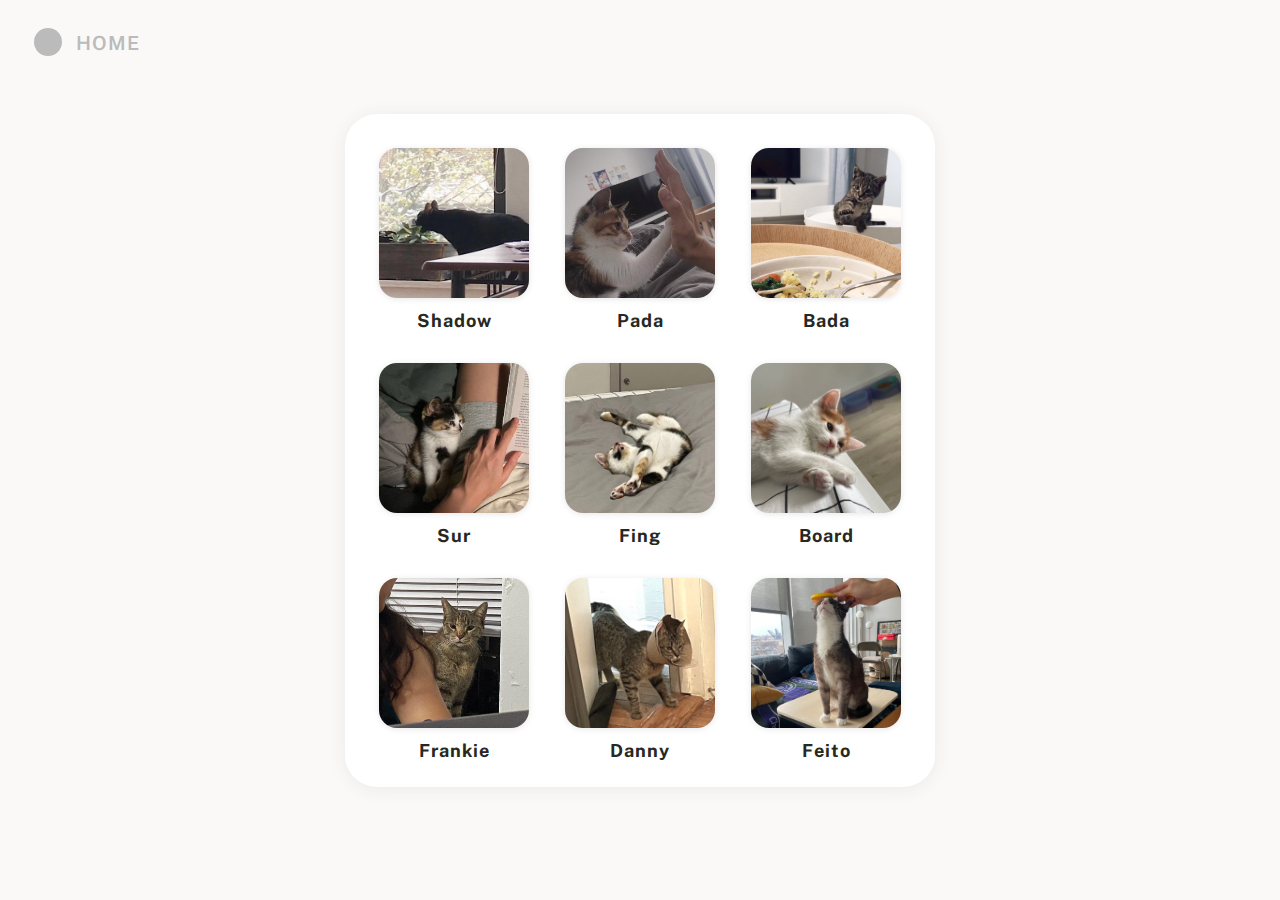
<file: cats.html>
<!DOCTYPE html>
<html lang="en">
<head>
  <meta charset="UTF-8">
  <title>Foster Cats Grid</title>
  <link rel="stylesheet" href="css/email-bottom.css"><!-- Remain as instructed! -->
  <link rel="stylesheet" href="css/home-bar.css">
  <link href="https://fonts.googleapis.com/css2?family=Public+Sans:wght@400;700&display=swap" rel="stylesheet">
  <style>
    html, body {
      height: 100%;
      margin: 0;
      padding: 0;
    }
    body {
      min-height: 100vh;
      font-family: 'Public Sans', Arial, sans-serif;
      display: flex;
      align-items: center;
      justify-content: center;
      background: #faf9f8;
    }
    .cat-grid {
      display: grid;
      grid-template-columns: repeat(3, 1fr);
      gap: 28px 32px;
      background: #fff;
      padding: 32px 32px 24px 32px;
      border-radius: 32px;
      box-shadow: 0 2px 18px rgba(60,60,60,0.08);
    }
    .cat-item {
      text-align: center;
      padding: 2px;
    }
    .cat-img {
      width: 150px;
      height: 150px;
      object-fit: cover;
      border-radius: 18px;
      margin-bottom: 12px;
      display: block;
      margin-left: auto;
      margin-right: auto;
      box-shadow: 0 1px 6px rgba(0,0,0,0.10);
    }
    .cat-name {
      font-size: 1.13em;
      font-weight: 700;
      color: #272822;
      letter-spacing: 1px;
    }
  </style>
</head>
<body>
<!-- Home top bar -->
  <div class="top-bar">
    <a href="index.html" title="Home" style="display:inline-flex; align-items:center; text-decoration:none;">
      <span class="home-dot"></span>
      <span class="home-label">HOME</span>
    </a>
  </div>

  <div class="cat-grid">
    <div class="cat-item">
      <img src="imgs/foster/shadow.jpeg" class="cat-img" alt="Shadow">
      <div class="cat-name">Shadow</div>
    </div>
    <div class="cat-item">
      <img src="imgs/foster/pada.jpeg" class="cat-img" alt="Pada">
      <div class="cat-name">Pada</div>
    </div>
    <div class="cat-item">
      <img src="imgs/foster/bada.jpeg" class="cat-img" alt="Bada">
      <div class="cat-name">Bada</div>
    </div>
    <div class="cat-item">
      <img src="imgs/foster/sur.jpeg" class="cat-img" alt="Sur">
      <div class="cat-name">Sur</div>
    </div>
    <div class="cat-item">
      <img src="imgs/foster/fing.jpeg" class="cat-img" alt="Fing">
      <div class="cat-name">Fing</div>
    </div>
    <div class="cat-item">
      <img src="imgs/foster/board.jpeg" class="cat-img" alt="Board">
      <div class="cat-name">Board</div>
    </div>
    <div class="cat-item">
      <img src="imgs/foster/frankie.jpeg" class="cat-img" alt="Frankie">
      <div class="cat-name">Frankie</div>
    </div>
    <div class="cat-item">
      <img src="imgs/foster/danny.jpeg" class="cat-img" alt="Danny">
      <div class="cat-name">Danny</div>
    </div>
    <div class="cat-item">
      <img src="imgs/foster/feito.jpeg" class="cat-img" alt="Feito">
      <div class="cat-name">Feito</div>
    </div>
  </div>
<br><br>
<br><br>
<br><br>

</body>
</html>
</file>
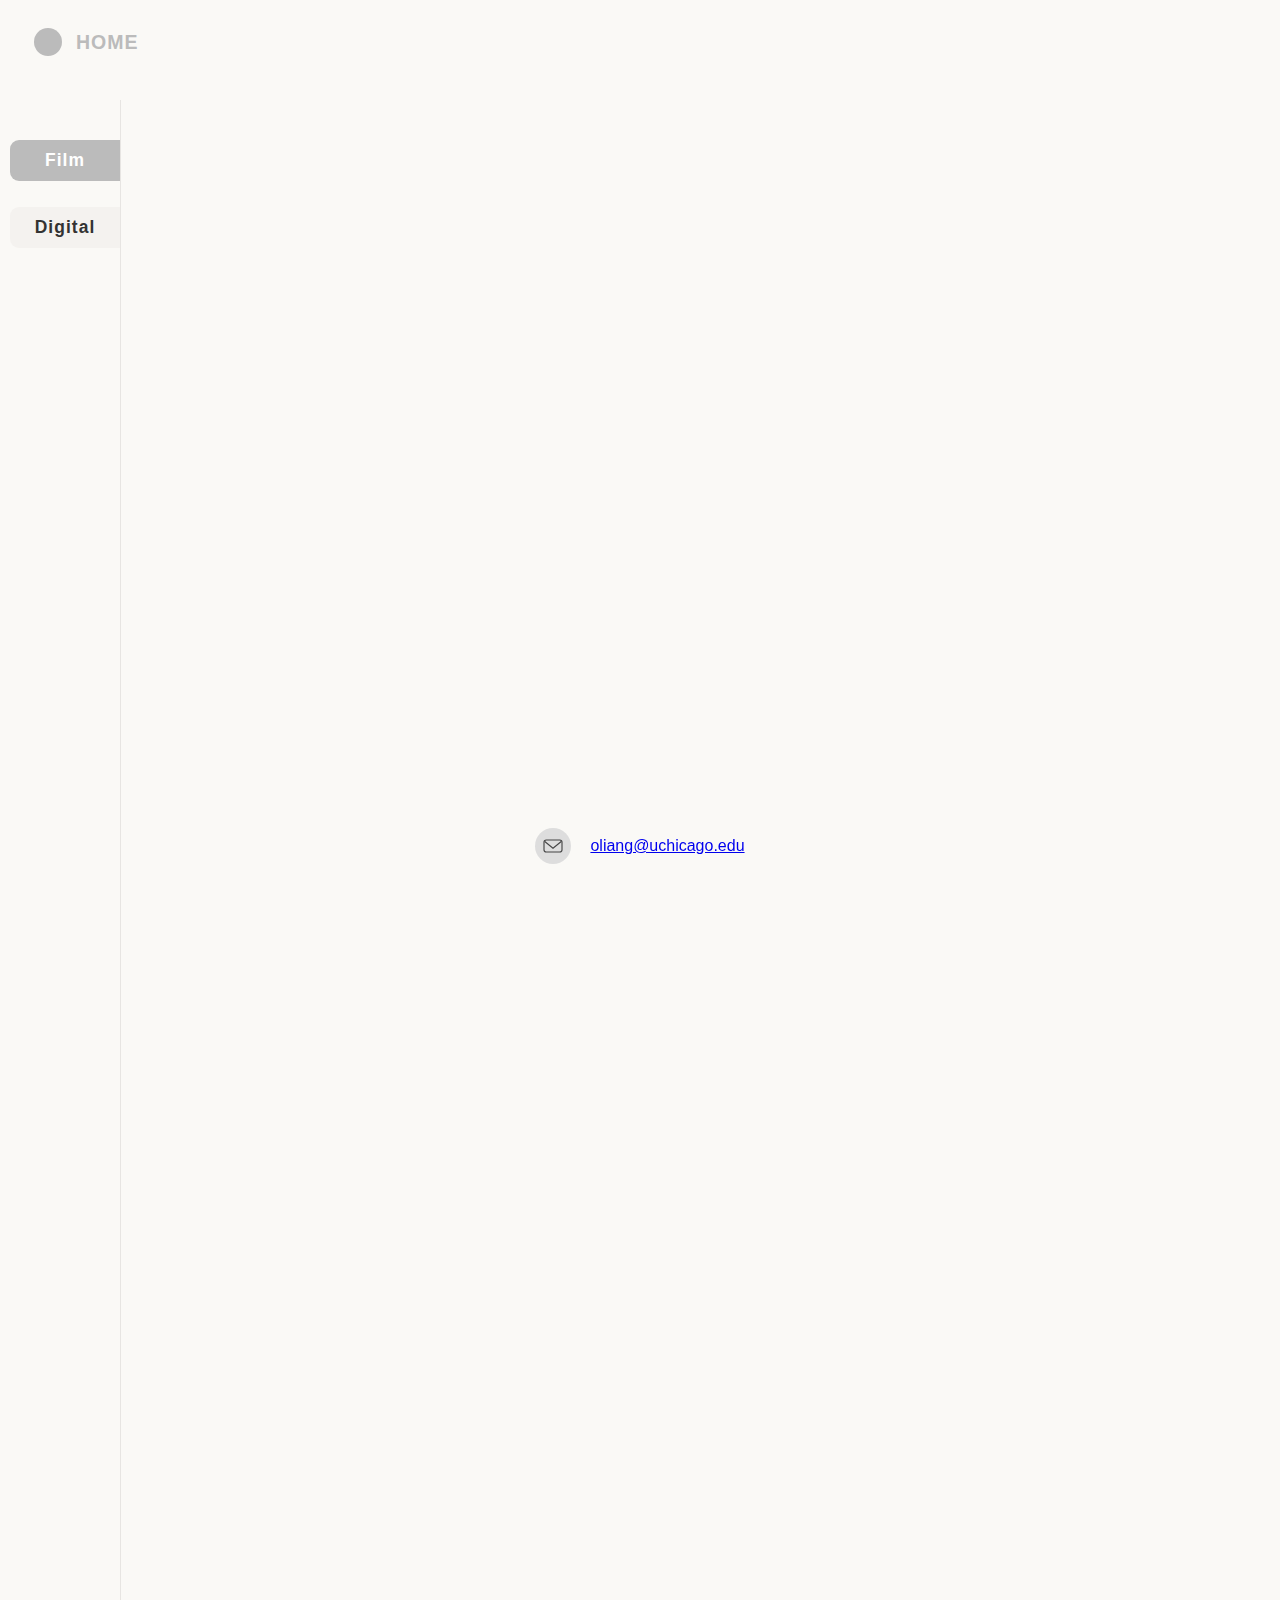
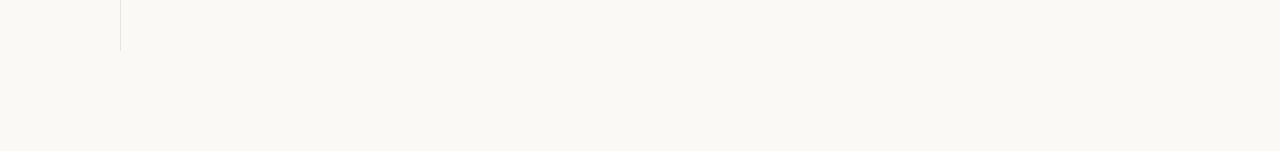
<file: photography.html>
<!DOCTYPE html>
<html lang="en">
<head>
  <meta charset="UTF-8">
  <title>Yingyi | Photo Portfolio </title>
  <link rel="stylesheet" href="css/email-bottom.css">
  <meta name="viewport" content="width=device-width, initial-scale=1">
  <style>
    body {
      font-family: 'Public Sans', Arial, sans-serif;
      margin: 0;
      padding: 0;
      background: #faf9f6;
      min-height: 100vh;
    }
    .top-bar {
      display: flex;
      align-items: center;
      padding: 28px 0 12px 34px;
      position: absolute;
      top: 0;
      left: 0;
      width: 100vw;
      z-index: 100;
      background: #faf9f6;
    }
    .home-dot {
      width: 28px;
      height: 28px;
      background: #bbb;
      border-radius: 50%;
      display: inline-block;
      margin-right: 14px;
    }
    .home-label {
      color: #bbb;
      font-size: 1.22em;
      font-weight: 600;
      letter-spacing: 1px;
      text-decoration: none;
      vertical-align: middle;
      user-select: none;
    }
    .portfolio-layout {
      display: flex;
      margin-top: 100px;
      margin-bottom: 100px;
      min-height: 75vh;
      box-sizing: border-box;
      width: 100vw;
    }
    .left-bar {
      width: 120px;
      min-width: 110px;
      background: none;
      display: flex;
      flex-direction: column;
      align-items: flex-end;
      padding: 40px 0 0 0;
      gap: 20px;
      border-right: 1px solid #e7e5e2;
    }
    .portfolio-btn {
      background: #f4f2ef;
      border: none;
      color: #333;
      font-size: 1.09em;
      padding: 10px 0;
      width: 110px;
      text-align: center;
      border-radius: 9px 0 0 9px;
      cursor: pointer;
      margin-bottom: 6px;
      font-weight: 600;
      letter-spacing: .06em;
      transition: background .2s, color .2s;
      outline: none;
    }
    .portfolio-btn.active {
      background: #bbb;
      color: #fff;
    }
    .gallery-section {
      flex: 1 1 auto;
      display: flex;
      align-items: flex-start;
      justify-content: center;
      padding: 15px;
    }
    .gallery-columns {
      display: flex;
      width: 100%;
      max-width: 1080px;
      gap: 18px;
      justify-content: center;
    }
    .gallery-col {
      flex: 1;
      display: flex;
      flex-direction: column;
      gap: 18px;
    }
    .gallery-img {
      width: 100%;
      max-width: 330px;
      aspect-ratio: 2/3;
      object-fit: cover;
      border-radius: 16px;
      box-shadow: 0 4px 12px rgba(30,30,30,0.11);
      background: #ddd;
      opacity: 0;
      transform: scale(0.55);
      animation: zoomReveal 0.6s cubic-bezier(0.22, 1, 0.36, 1) forwards;
    }
    @keyframes zoomReveal {
      0% { opacity: 0; transform: scale(0.55); }
      100% { opacity: 1; transform: scale(1); }
    }
    /* Responsive */
    @media (max-width: 900px) {
      .gallery-columns { flex-direction: column; }
      .gallery-col { max-width: unset; }
      .gallery-img { max-width: 410px; margin: 0 auto; }
    }
    @media (max-width: 670px) {
      .portfolio-layout { flex-direction: column; }
      .left-bar { flex-direction: row; border-right: none; padding: 20px 0 0 0; width:auto; align-items: flex-start; }
      .gallery-section { padding: 8px 2vw; }
    }
    /* Hide number input spinner in FF/Chrome */
    input[type=number]::-webkit-inner-spin-button,
    input[type=number]::-webkit-outer-spin-button { -webkit-appearance: none; margin: 0;}
    input[type=number]
  </style>
</head>
<body>
  <!-- Home top bar -->
  <div class="top-bar">
    <a href="index.html" title="Home" style="display:inline-flex; align-items:center; text-decoration:none;">
      <span class="home-dot"></span>
      <span class="home-label">HOME</span>
    </a>
  </div>

  <div class="portfolio-layout">
    <!-- Left select bar -->
    <div class="left-bar">
      <button class="portfolio-btn active" id="filmBtn" onclick="showGallery('film')">Film</button>
      <button class="portfolio-btn" id="digitalBtn" onclick="showGallery('digital')">Digital</button>
    </div>

    <!-- Right gallery -->
    <div class="gallery-section">
      <div class="gallery-columns" id="gallery">
        <!-- JS fills images here -->
      </div>
    </div>
  </div>

  <!-- Email bar -->
  <div class="email-bottom">
    <div class="email-bottom-bar">
      <div class="email-item">
        <a href="mailto:oliang@uchicago.edu" target="_blank" class="sqs-svg-icon--wrapper email" aria-label="oliang@uchicago.edu">
          <svg class="sqs-svg-icon--social" viewBox="0 0 64 64">
            <g id="email-icon">
              <rect x="8" y="16" width="48" height="32" rx="6" stroke="#444" stroke-width="3" fill="none"/>
              <polyline points="10,20 32,38 54,20" stroke="#444" stroke-width="3" fill="none"/>
            </g>
          </svg>
        </a>
        <a href="mailto:oliang@uchicago.edu" class="bottom-link" target="_blank">oliang@uchicago.edu</a>
      </div>
    </div>
  </div>

  <script>
    const digitalImgCount = 21;
    const filmImgCount = 9;
    const galleryDiv = document.getElementById('gallery');
    const digitalBtn = document.getElementById('digitalBtn');
    const filmBtn = document.getElementById('filmBtn');

    function showGallery(type) {
      // Highlight
      if (type === "digital") {
        digitalBtn.classList.add('active');
        filmBtn.classList.remove('active');
        fillGallery("imgs/digital_portfolio/", digitalImgCount);
      } else {
        filmBtn.classList.add('active');
        digitalBtn.classList.remove('active');
        fillGallery("imgs/film_portfolio/", filmImgCount);
      }
    }

    function fillGallery(basePath, count) {
      galleryDiv.innerHTML = '';
      // Prepare 3 cols
      let cols = [[],[],[]];
      for(let i=1;i<=count;i++) cols[i%3].push(i);
      // Assemble with staggered animation
      let idx = 0;
      for(let c=0;c<3;c++) {
        let colDiv = document.createElement('div');
        colDiv.className = 'gallery-col';
        cols[c].forEach(i=>{
          let img = document.createElement('img');
          img.className = 'gallery-img';
          img.style.animationDelay = (idx * 0.04) + 's';
          img.src = basePath + i + ".jpeg";
          img.alt = 'Photo ' + i;
          colDiv.appendChild(img);
          idx++;
        });
        galleryDiv.appendChild(colDiv);
      }
    }

    // Initial load
    showGallery('film');
  </script>
</body>
</html>
</file>
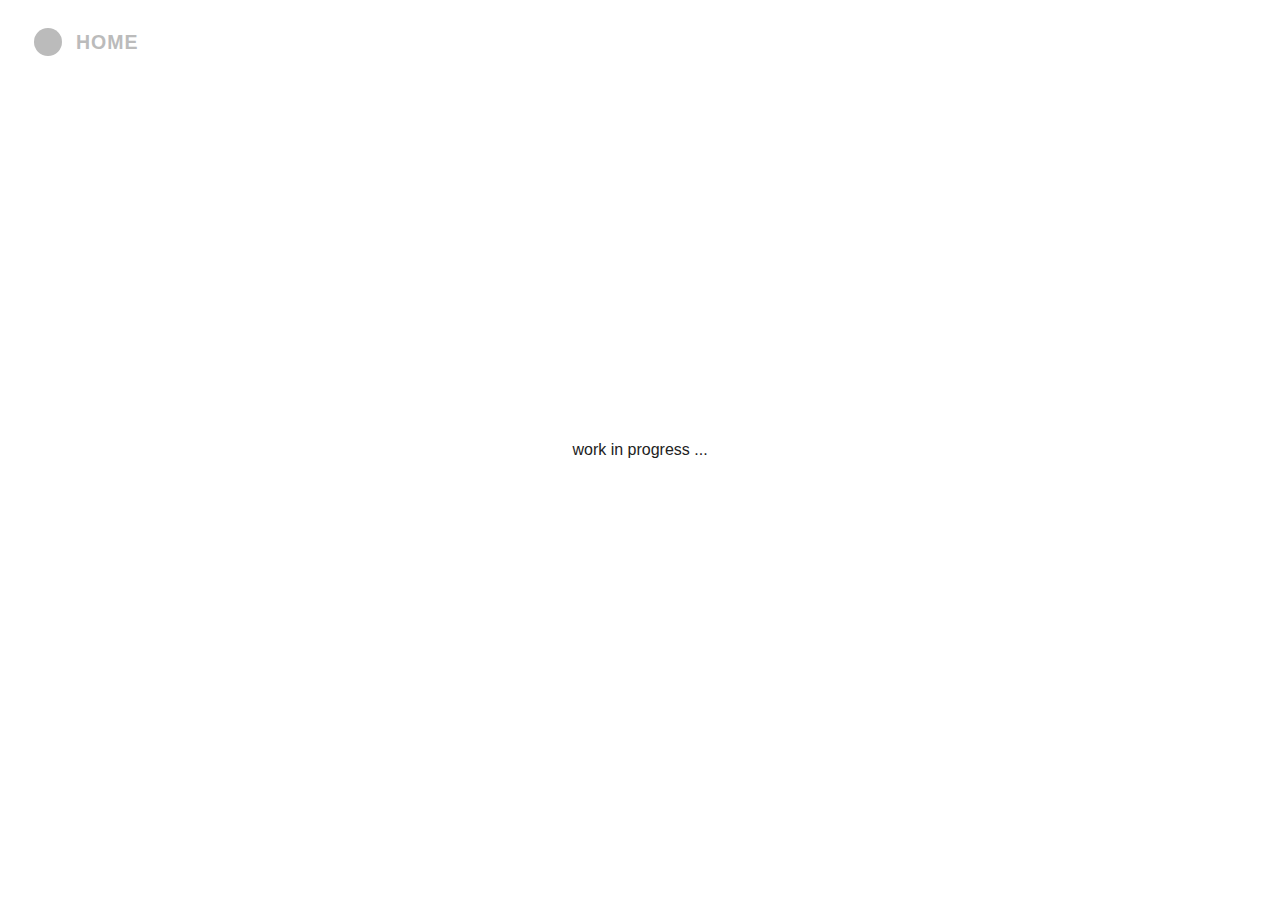
<file: placeholder.html>
<!DOCTYPE html>
<html lang="en">
<head>
  <meta charset="UTF-8">
  <title> placeholder ¯\_(ツ)_/¯ </title>
  <meta name="viewport" content="width=device-width, initial-scale=1">
  <link rel="stylesheet" href="css/home-bar.css">
  <style>
    body {
      background: #fff;
      color: #222;
      font-family: 'Segoe UI', Arial, sans-serif;
      margin: 0;
      min-height: 100vh;
      display: flex;
      flex-direction: column;
    }
    .main-content {
      flex: 1 1 auto;
      display: flex;
      align-items: center;
      justify-content: center;
      min-height: 495px;
      margin-top: 100px;
      margin-bottom: 100px;
    }
  </style>
</head>
<body>
  <!-- Home top bar -->
  <div class="top-bar">
    <a href="index.html" title="Home" style="display:inline-flex; align-items:center; text-decoration:none;">
      <span class="home-dot"></span>
      <span class="home-label">HOME</span>
    </a>
  </div>

  <!-- Main content -->
  <div class="main-content">
    <div class="intro-text">
        work in progress ...
    </div>
  </div>
  
</body>
</html>
</file>
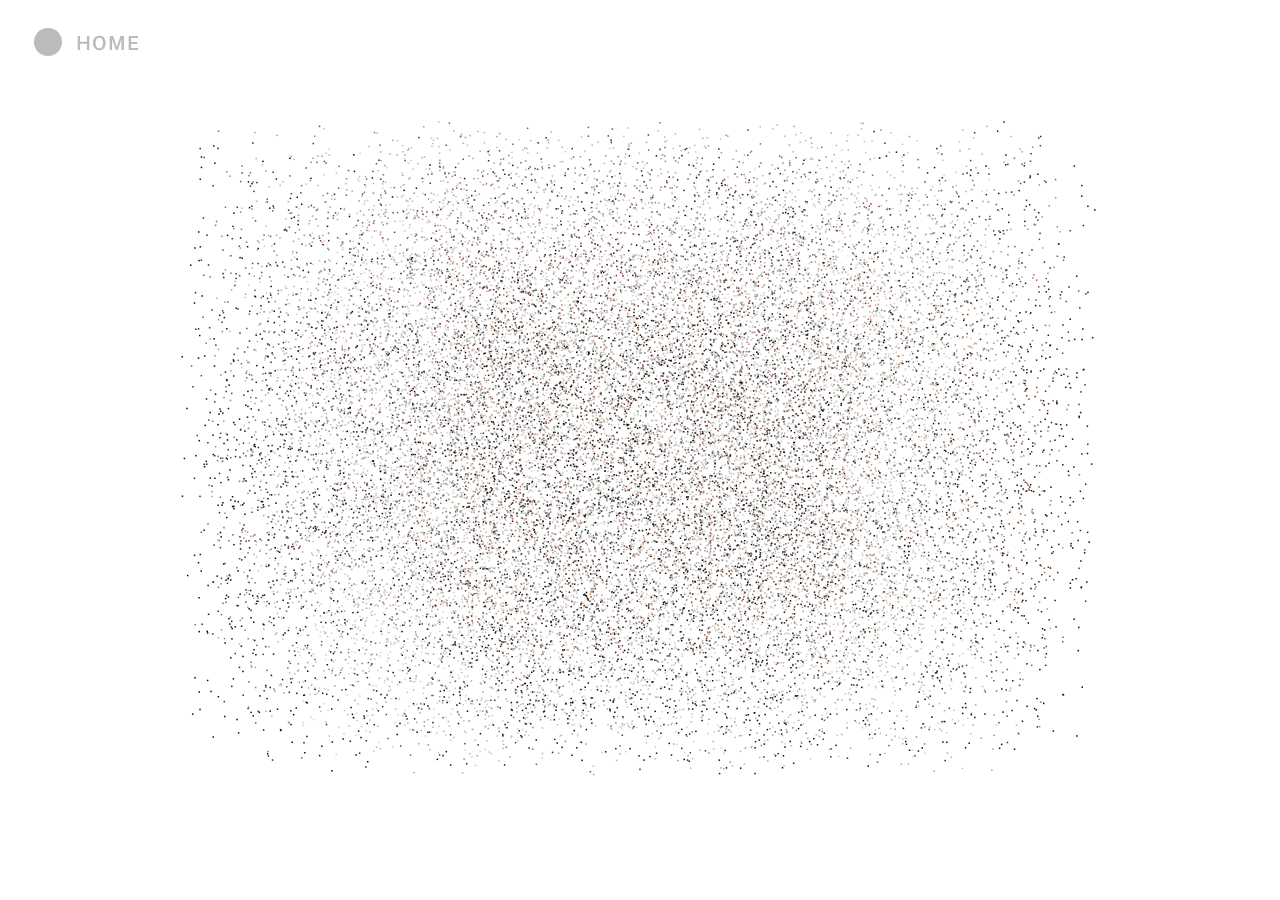
<file: young.html>
<!DOCTYPE html>
<html lang="en">
<head>
  <meta charset="UTF-8">
  <title>Olina Liang | Childhood</title>
  <link rel="stylesheet" href="css/home-bar.css">
  <meta name="viewport" content="width=device-width, initial-scale=1">
  <link href="https://fonts.googleapis.com/css2?family=Public+Sans:wght@400;500;600;700&display=swap" rel="stylesheet">
  <style>
    body {
      background: #fff;
      color: #222;
      font-family: 'Public Sans', Arial, sans-serif;
      margin: 0;
      min-height: 100vh;
      overflow: hidden;
    }
    canvas {
      display: block;
      position: absolute;
      top: 0;
      left: 0;
    }
  </style>
</head>
<body>
  <!-- Home top bar -->
  <div class="top-bar" style="z-index:10; position:relative;">
    <a href="index.html" title="Home" style="display:inline-flex; align-items:center; text-decoration:none;">
      <span class="home-dot"></span>
      <span class="home-label">HOME</span>
    </a>
  </div>

  <canvas id="particle-canvas"></canvas>

  <script>
    (function () {
      var canvas = document.getElementById('particle-canvas');
      var ctx = canvas.getContext('2d');
      var W, H;
      var particles = [];
      var mouse = { x: -9999, y: -9999 };
      var MOUSE_RADIUS = 100;
      var PARTICLE_GAP = 3;
      var PARTICLE_SIZE = 1.5;
      var RETURN_SPEED = 0.08;
      var PUSH_FORCE = 8;

      function resize() {
        W = canvas.width = window.innerWidth;
        H = canvas.height = window.innerHeight;
      }

      var IMAGE_SRC = '[data-uri]';

      function loadImage() {
        return new Promise(function(resolve, reject) {
          var img = new Image();
          img.onload = function() { resolve(img); };
          img.onerror = function(e) { reject(e); };
          img.src = IMAGE_SRC;
        });
      }

      function sampleImage(img) {
        var sampleScale = 600 / img.width;
        var sampleW = Math.floor(img.width * sampleScale);
        var sampleH = Math.floor(img.height * sampleScale);
        var displayScale = 300 / img.width;
        var displayW = Math.floor(img.width * displayScale);
        var displayH = Math.floor(img.height * displayScale);
        var offsetX = Math.floor((W - displayW) / 2);
        var offsetY = Math.floor((H - displayH) / 2);

        var offscreen = document.createElement('canvas');
        offscreen.width = sampleW;
        offscreen.height = sampleH;
        var offCtx = offscreen.getContext('2d');
        offCtx.drawImage(img, 0, 0, sampleW, sampleH);
        var imageData = offCtx.getImageData(0, 0, sampleW, sampleH);
        var data = imageData.data;

        particles = [];
        for (var y = 0; y < sampleH; y += PARTICLE_GAP) {
          for (var x = 0; x < sampleW; x += PARTICLE_GAP) {
            var i = (y * sampleW + x) * 4;
            var r = data[i];
            var g = data[i + 1];
            var b = data[i + 2];
            var a = data[i + 3];
            if (a < 30) continue;

            var homeX = offsetX + x * 0.5;
            var homeY = offsetY + y * 0.5;
            particles.push({
              homeX: homeX,
              homeY: homeY,
              x: homeX + (Math.random() - 0.5) * W * 0.6,
              y: homeY + (Math.random() - 0.5) * H * 0.6,
              color: 'rgba(' + r + ',' + g + ',' + b + ',' + (a / 255).toFixed(2) + ')',
              vx: 0,
              vy: 0,
            });
          }
        }
      }

      function animate() {
        ctx.clearRect(0, 0, W, H);

        for (var i = 0; i < particles.length; i++) {
          var p = particles[i];

          var dxHome = p.homeX - p.x;
          var dyHome = p.homeY - p.y;
          p.vx += dxHome * RETURN_SPEED;
          p.vy += dyHome * RETURN_SPEED;

          var dxMouse = p.x - mouse.x;
          var dyMouse = p.y - mouse.y;
          var distSq = dxMouse * dxMouse + dyMouse * dyMouse;
          var rSq = MOUSE_RADIUS * MOUSE_RADIUS;
          if (distSq < rSq && distSq > 0) {
            var dist = Math.sqrt(distSq);
            var force = (MOUSE_RADIUS - dist) / MOUSE_RADIUS * PUSH_FORCE;
            p.vx += (dxMouse / dist) * force;
            p.vy += (dyMouse / dist) * force;
          }

          p.vx *= 0.88;
          p.vy *= 0.88;

          p.x += p.vx;
          p.y += p.vy;

          ctx.fillStyle = p.color;
          ctx.fillRect(p.x - PARTICLE_SIZE / 2, p.y - PARTICLE_SIZE / 2, PARTICLE_SIZE, PARTICLE_SIZE);
        }

        requestAnimationFrame(animate);
      }

      window.addEventListener('mousemove', function(e) {
        mouse.x = e.clientX;
        mouse.y = e.clientY;
      });

      window.addEventListener('mouseleave', function() {
        mouse.x = -9999;
        mouse.y = -9999;
      });

      window.addEventListener('resize', function() {
        resize();
        loadImage().then(sampleImage);
      });

      resize();
      loadImage().then(function(img) {
        sampleImage(img);
        animate();
      });
    })();
  </script>
</body>
</html>
</file>
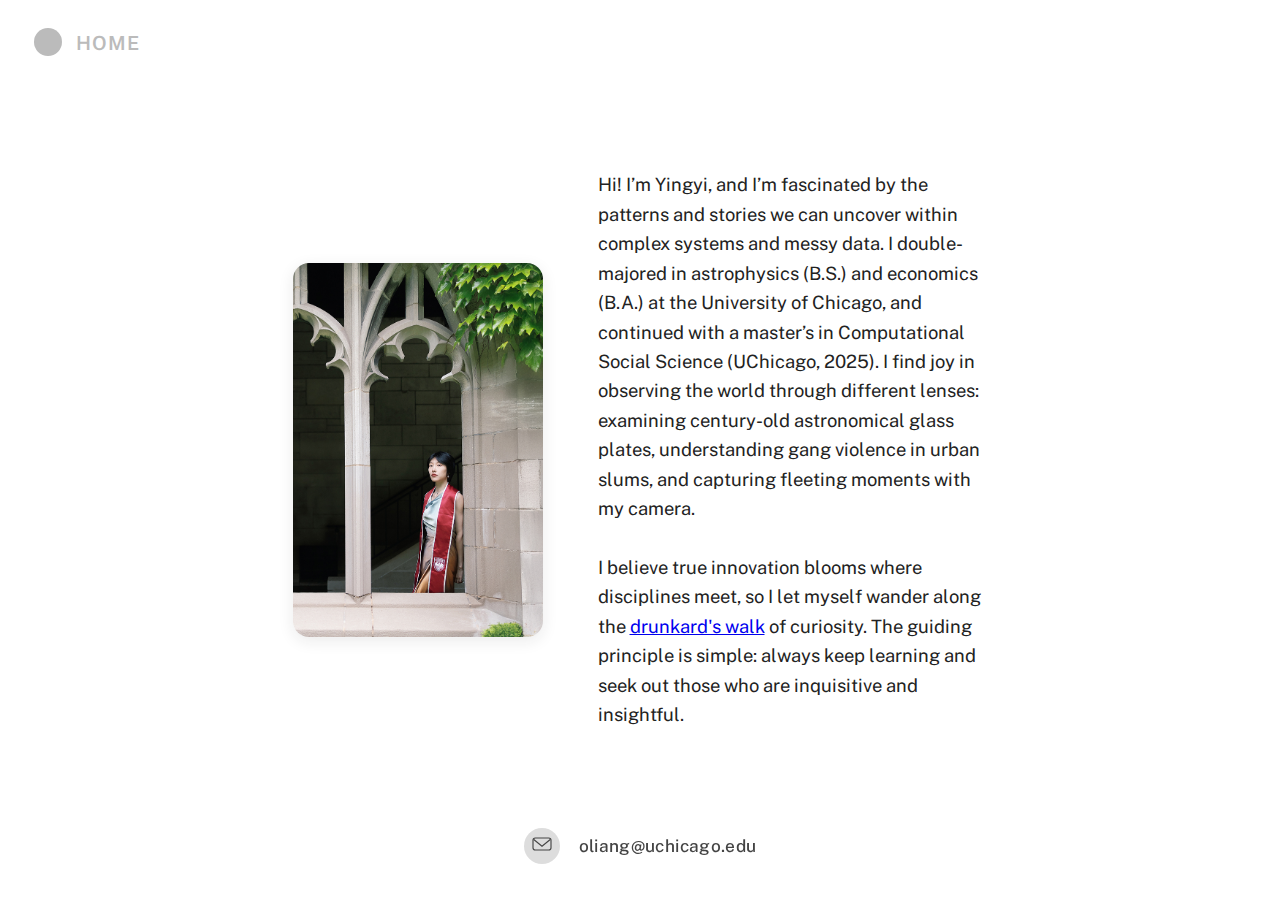
<file: website/introduction.html>
<!DOCTYPE html>
<html lang="en">
<head>
  <meta charset="UTF-8">
  <title>Olina Liang | Introduction</title>
  <meta name="viewport" content="width=device-width, initial-scale=1">
  <link href="https://fonts.googleapis.com/css2?family=Public+Sans:wght@400;500;600;700&display=swap" rel="stylesheet">
  <style>
    body {
      background: #fff;
      color: #222;
      font-family: 'Public Sans', Arial, sans-serif;
      margin: 0;
      min-height: 100vh;
      display: flex;
      flex-direction: column;
    }
    .top-bar {
      display: flex;
      align-items: center;
      padding: 28px 0 12px 34px;
      position: absolute;
      top: 0;
      left: 0;
    }
    .home-dot {
      width: 28px;
      height: 28px;
      background: #bbb;
      border-radius: 50%;
      display: inline-block;
      margin-right: 14px;
    }
    .home-label {
      color: #bbb;
      font-size: 1.22em;
      font-weight: 600;
      letter-spacing: 1px;
      text-decoration: none;
      vertical-align: middle;
      user-select: none;
    }
    .main-content {
      flex: 1 1 auto;
      display: flex;
      align-items: center;
      justify-content: center;
      min-height: 495px;
      margin-top: 100px;
      margin-bottom: 100px;
    }
    .profile-photo {
      width: 250px;
      height: auto;
      object-fit: cover;
      border-radius: 16px;
      margin-right: 55px;
      box-shadow: 0 4px 16px rgba(30,30,30,0.09);
    }
    .intro-text {
      max-width: 390px;
      font-size: 1.15em;
      line-height: 1.6;
      text-align: left;
      font-family: 'Public Sans', Arial, sans-serif;
      color: #222;
    }
    .email-bottom {
      width: 100vw;
      display: flex;
      flex-direction: column;
      align-items: center;
      justify-content: flex-end;
      position: fixed;
      bottom: 36px;
      left: 0;
      z-index: 50;
      pointer-events: none;
    }
    .email-item {
      display: flex;
      align-items: center;
      gap: 12px;
      pointer-events: auto;  /* keep link clickable */
    }
    .sqs-svg-icon--wrapper.email {
      display: flex;
      align-items: center;
      justify-content: center;
      width: 36px;
      height: 36px;
      border-radius: 50%;
      background: #ddd;
      transition: background 0.18s;
      text-decoration: none;
      margin-right: 7px;
    }
    .sqs-svg-icon--wrapper.email:hover {
      background: #bbb;
    }
    .sqs-svg-icon--social {
      display: inline-block;
      width: 24px;
      height: 24px;
      fill: #444;
    }
    .email-link {
      color: #444;
      font-size: 1.08em;
      text-decoration: none;
      letter-spacing: 0.02em;
      font-weight: 500;
      transition: color 0.14s;
    }
    .email-link:hover { color: #205741; }
    @media (max-width: 700px) {
      .main-content {
        flex-direction: column;
        margin-top: 85px;
        margin-bottom: 110px;
      }
      .intro-text {
        text-align: center;
      }
    }
  </style>
</head>
<body>
  <!-- Home top bar -->
  <div class="top-bar">
    <a href="olina.html" title="Home" style="display:inline-flex; align-items:center; text-decoration:none;">
      <span class="home-dot"></span>
      <span class="home-label">HOME</span>
    </a>
  </div>

  <!-- Main content flex (photo left, text right) -->
  <div class="main-content">
    <img class="profile-photo" src="liang.jpg" alt="Yingyi Liang Photo">
    <div class="intro-text">
      Hi! I’m Yingyi, and I’m fascinated by the patterns and stories we can uncover within complex systems and messy data.
      I double-majored in astrophysics (B.S.) and economics (B.A.) at the University of Chicago, 
      and continued with a master’s in Computational Social Science (UChicago, 2025). 
      I find joy in observing the world through different lenses: examining century-old astronomical glass plates, 
      understanding gang violence in urban slums, and capturing fleeting moments with my camera.<br><br>
      I believe true innovation blooms where disciplines meet, so I let myself wander along the
      <a href="https://en.wikipedia.org/wiki/Random_walk" target="_blank">drunkard's walk</a> of curiosity. 
      The guiding principle is simple: always keep learning and seek out those who are inquisitive and insightful.
    </div>
  </div>
  
  <!-- Email at bottom -->
  <div class="email-bottom">
    <div class="email-item">
      <a href="mailto:oliang@uchicago.edu" target="_blank" class="sqs-svg-icon--wrapper email" aria-label="oliang@uchicago.edu">
        <div>
          <!-- SVG 'email' icon, self-contained -->
          <svg class="sqs-svg-icon--social" viewBox="0 0 64 64">
            <g id="email-icon">
              <rect x="8" y="16" width="48" height="32" rx="6" fill="none"/>
              <rect x="8" y="16" width="48" height="32" rx="6" stroke="#444" stroke-width="3" fill="none"/>
              <polyline points="10,20 32,38 54,20" stroke="#444" stroke-width="3" fill="none"/>
            </g>
          </svg>
        </div>
      </a>
      <a href="mailto:oliang@uchicago.edu" class="email-link" target="_blank">oliang@uchicago.edu</a>
    </div>
  </div>
</body>
</html>
</file>
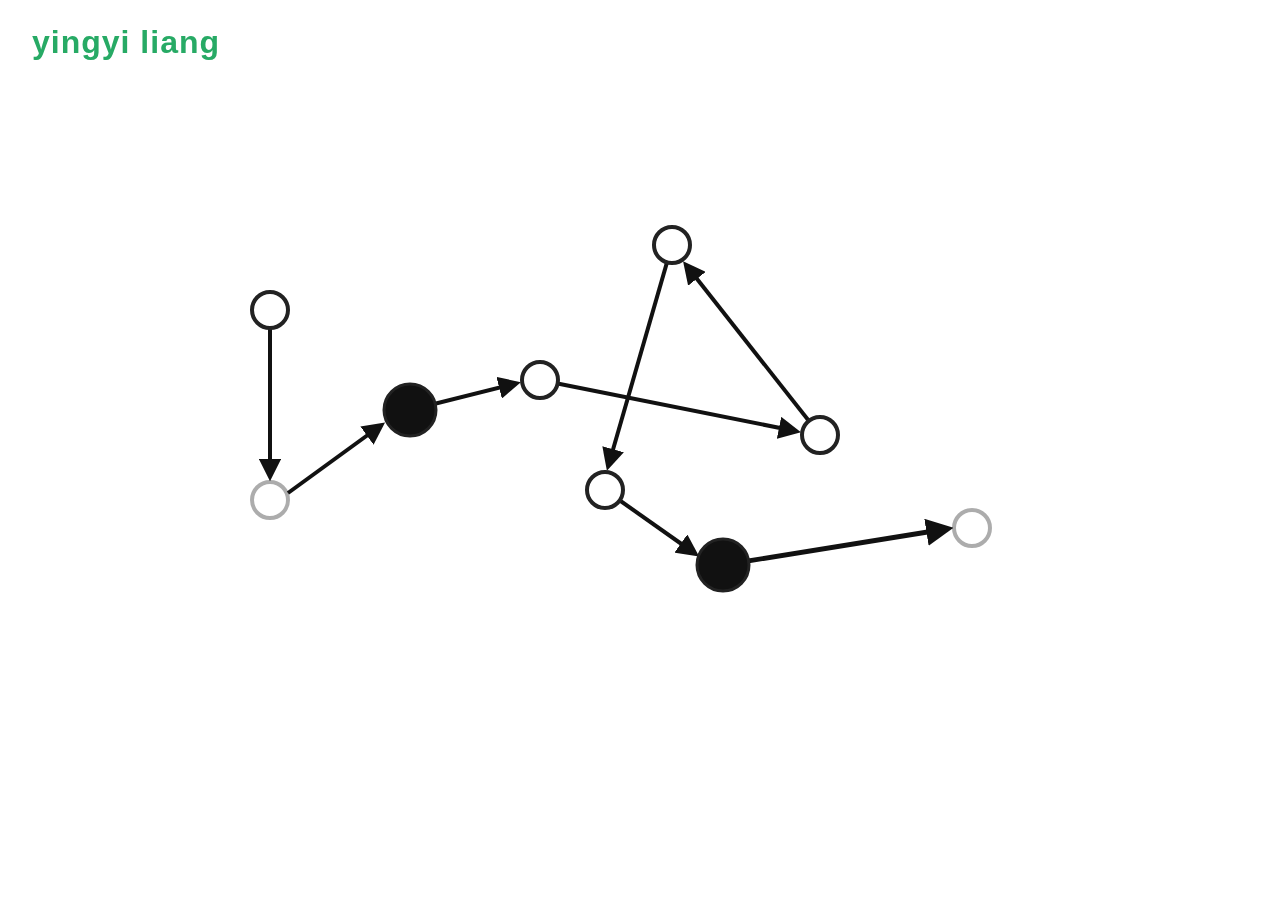
<file: website/olina.html>
<!DOCTYPE html>
<html lang="en">
<head>
  <meta charset="UTF-8">
  <title>Yingyi Liang Personal Website</title>
  <style>
    body {
      background: #fff;
      color: #222;
      font-family: 'Segoe UI', Arial, sans-serif;
      margin: 0;
      padding: 0;
      text-align: center;
    }
    .top-left-name {
      position: fixed;
      left: 30px;
      top: 20px;
      z-index: 100;
      color: #27aa65; /* Green */
      font-size: 2.0em;
      font-weight: bold;
      letter-spacing: 1px;
      font-family: 'Segoe UI', Arial, sans-serif;
      user-select: none;
      pointer-events: none;
      background: rgba(255,255,255,0.80);
      padding: 4px 12px 4px 2px;
      border-radius: 8px 10px 12px 0;
    }
    .container {
      width: 100vw;
      height: 100vh;
      position: relative;
      overflow: hidden;
      display: flex;
      justify-content: center;
      align-items: center;
    }
    svg {
      width: 900px;
      height: 540px;
      display: block;
      margin: 0 auto;
      background: #fff;
      border: none;
    }
    .hover-label {
      position: absolute;
      background: rgba(255,255,255,0.93);
      color: #283;
      border-radius: 6px;
      box-shadow: 0 3px 16px rgba(0,0,0,0.07);
      padding: 7px 20px;
      font-size: 1.15em;
      font-weight: bold;
      pointer-events: none;
      z-index: 10;
      display: none;
      white-space: pre;
    }
    .svg-point {
      cursor: pointer;
      opacity: 1;
      transition: opacity .18s;
    }
    .svg-point.disabled {
      cursor: not-allowed;
      opacity: 0.37;
    }
    .svg-label {
      font-size: 18px;
      fill: #27aa65;
    }
    .svg-point.large {
      stroke: #222;
      stroke-width: 3;
      fill: #111;
      opacity: 1;
    }
  </style>
</head>
<body>
  <div class="top-left-name">yingyi liang</div>
  <div class="container">
    <!-- Hover label for displaying text -->
    <div class="hover-label" id="hoverLabel"></div>
    <!-- SVG Diagram -->
    <svg id="mainDiagram" viewBox="0 0 900 540">
      <!-- Smaller arrows (70% of original size) -->
      <defs>
        <marker id="arrowhead" markerWidth="5.6" markerHeight="5.6"  refX="2.8" refY="2.8" orient="auto" markerUnits="strokeWidth">
          <path d="M 0 0 L 5.6 2.8 L 0 5.6 Z" fill="#111" />
        </marker>
      </defs>
      <!-- Lines/arrows -->
      <line x1="80" y1="130" x2="80" y2="290" stroke="#111" stroke-width="4" marker-end="url(#arrowhead)"/>
      <line x1="98" y1="313" x2="186" y2="249" stroke="#111" stroke-width="4" marker-end="url(#arrowhead)"/>
      <line x1="220" y1="230" x2="320" y2="205" stroke="#111" stroke-width="4" marker-end="url(#arrowhead)"/>
      <line x1="350" y1="200" x2="600" y2="250" stroke="#111" stroke-width="4" marker-end="url(#arrowhead)"/>
      <line x1="630" y1="255" x2="500" y2="90" stroke="#111" stroke-width="4" marker-end="url(#arrowhead)"/>
      <line x1="482" y1="65" x2="420" y2="280" stroke="#111" stroke-width="4" marker-end="url(#arrowhead)"/>
      <line x1="415" y1="310" x2="500" y2="370" stroke="#111" stroke-width="4" marker-end="url(#arrowhead)"/>
      <line x1="533" y1="385" x2="750" y2="350" stroke="#111" stroke-width="4.9" marker-end="url(#arrowhead)"/>
      <!-- Points -->
      <circle class="svg-point" data-point="1" cx="80" cy="130" r="18" fill="#fff" stroke="#222" stroke-width="4"/>
      <circle class="svg-point disabled" data-point="2" cx="80" cy="320" r="18" fill="#fff" stroke="#222" stroke-width="4"/>
      <circle class="svg-point large" data-point="3" cx="220" cy="230" r="26"/>
      <circle class="svg-point" data-point="4" cx="350" cy="200" r="18" fill="#fff" stroke="#222" stroke-width="4"/>
      <circle class="svg-point" data-point="5" cx="630" cy="255" r="18" fill="#fff" stroke="#222" stroke-width="4"/>
      <circle class="svg-point" data-point="6" cx="482" cy="65" r="18" fill="#fff" stroke="#222" stroke-width="4"/>
      <circle class="svg-point" data-point="7" cx="415" cy="310" r="18" fill="#fff" stroke="#222" stroke-width="4"/>
      <circle class="svg-point large" data-point="8" cx="533" cy="385" r="26"/>
      <circle class="svg-point disabled" data-point="9" cx="782" cy="348" r="18" fill="#fff" stroke="#222" stroke-width="4"/>
    </svg>
  </div>
  <script>
    // Point meta data for interactivity
    const points = {
      "1": {
        label: "time machine...",
        url: "young.html",
      },
      "3": {
        label: "introduction",
        url: "introduction.html",
      },
      "4": {
        label: "astrophysics",
        url: "astrophysics.html",
      },
      "5": {
        label: "urban science",
        url: "urban-science.html",
      },
      "6": {
        label: "photography",
        url: "photography.html",
      },
      "7": {
        label: "interactive art",
        url: "interactive-art.html",
      },
      "8": {
        label: "currently...",
        url: "currently.html",
      }
    };

    const realPoints = Object.keys(points);

    const svg = document.getElementById('mainDiagram');
    const hoverLabel = document.getElementById('hoverLabel');
    const svgPoints = svg.querySelectorAll('.svg-point');

    svgPoints.forEach(pt => {
      const ptNum = pt.getAttribute('data-point');
      pt.addEventListener('mouseenter', e => {
        // Get position
        const rect = svg.getBoundingClientRect();
        const cx = parseFloat(pt.getAttribute('cx'));
        const cy = parseFloat(pt.getAttribute('cy'));

        // SVG coords to page coords
        const svgW = svg.viewBox.baseVal.width || svg.width.baseVal.value;
        const svgH = svg.viewBox.baseVal.height || svg.height.baseVal.value;
        const scaleX = rect.width / svgW;
        const scaleY = rect.height / svgH;
        const pageX = rect.left + cx * scaleX;
        const pageY = rect.top + cy * scaleY;

        let labelText = "";
        if(realPoints.includes(ptNum)) {
          labelText = points[ptNum].label;
        } else {
          labelText = "coming soon";
        }

        hoverLabel.textContent = labelText;
        // Place lower-right of the hovered button, with some padding
        hoverLabel.style.left = `${pageX + 10}px`;
        hoverLabel.style.top = `${pageY + 10}px`;
        hoverLabel.style.display = 'block';
      });
      pt.addEventListener('mouseleave', e => {
        hoverLabel.style.display = 'none';
      });
      pt.addEventListener('click', e => {
        if(realPoints.includes(ptNum)) {
          window.location.href = points[ptNum].url;
        }
      });
    });
  </script>
</body>
</html>
</file>
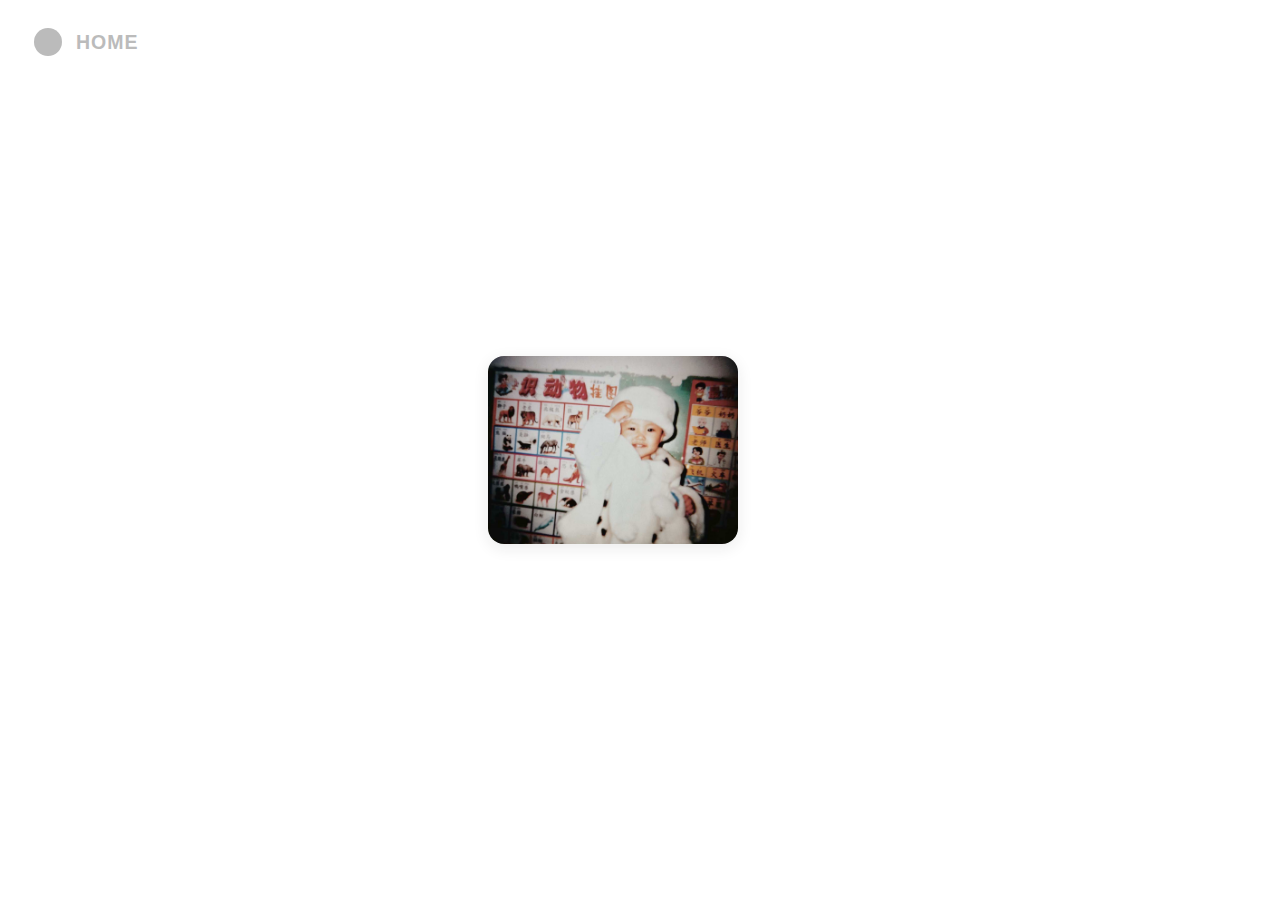
<file: website/young.html>
<!DOCTYPE html>
<html lang="en">
<head>
  <meta charset="UTF-8">
  <title>Olina Liang | Childhood</title>
  <meta name="viewport" content="width=device-width, initial-scale=1">
  <style>
    body {
      background: #fff;
      color: #222;
      font-family: 'Segoe UI', Arial, sans-serif;
      margin: 0;
      min-height: 100vh;
      display: flex;
      flex-direction: column;
    }
    .top-bar {
      display: flex;
      align-items: center;
      padding: 28px 0 12px 34px;
      position: absolute;
      top: 0;
      left: 0;
    }
    .home-dot {
      width: 28px;
      height: 28px;
      background: #bbb;
      border-radius: 50%;
      display: inline-block;
      margin-right: 14px;
    }
    .home-label {
      color: #bbb;
      font-size: 1.22em;
      font-weight: 600;
      letter-spacing: 1px;
      text-decoration: none;
      vertical-align: middle;
      user-select: none;
    }
    .main-content {
      flex: 1 1 auto;
      display: flex;
      align-items: center;
      justify-content: center;
      min-height: 495px;
      margin-top: 100px;
      margin-bottom: 100px;
    }
    .profile-photo {
      width: 250px;
      height: auto;
      object-fit: cover;
      border-radius: 16px;
      margin-right: 55px;
      box-shadow: 0 4px 16px rgba(30,30,30,0.09);
    }
  </style>
</head>
<body>
  <!-- Home top bar -->
  <div class="top-bar">
    <a href="olina.html" title="Home" style="display:inline-flex; align-items:center; text-decoration:none;">
      <span class="home-dot"></span>
      <span class="home-label">HOME</span>
    </a>
  </div>

  <!-- Main content flex (photo left, text right) -->
  <div class="main-content">
    <img class="profile-photo" src="young.jpg" alt="Yingyi Liang Childhood Photo">
  </div>
  
</body>
</html>
</file>
<file: css/email-bottom.css>
.email-bottom {
  width: 100vw;
  display: flex;
  flex-direction: column;
  align-items: center;
  justify-content: flex-end;
  position: fixed;
  bottom: 36px;
  left: 0;
  z-index: 50;
  pointer-events: none;
}
.email-item {
  display: flex;
  align-items: center;
  gap: 12px;
  pointer-events: auto;  /* keep link clickable */
}
.sqs-svg-icon--wrapper.email {
  display: flex;
  align-items: center;
  justify-content: center;
  width: 36px;
  height: 36px;
  border-radius: 50%;
  background: #ddd;
  transition: background 0.18s;
  text-decoration: none;
  margin-right: 7px;
}
.sqs-svg-icon--wrapper.email:hover {
  background: #bbb;
}
.sqs-svg-icon--social {
  display: inline-block;
  width: 24px;
  height: 24px;
  fill: #444;
}
.email-link {
  color: #444;
  font-size: 1.08em;
  text-decoration: none;
  letter-spacing: 0.02em;
  font-weight: 500;
  transition: color 0.14s;
}
.email-link:hover { color: #27aa65; }
</file>
<file: css/home-bar.css>
.top-bar {
    display: flex;
    align-items: center;
    padding: 28px 0 12px 34px;
    position: absolute;
    top: 0;
    left: 0;
    width: 100vw;
}
.home-dot {
    width: 28px;
    height: 28px;
    background: #bbb;
    border-radius: 50%;
    display: inline-block;
    margin-right: 14px;
}
.home-label {
    color: #bbb;
    font-size: 1.22em;
    font-weight: 600;
    letter-spacing: 1px;
    text-decoration: none;
    vertical-align: middle;
    user-select: none;
}
</file>
